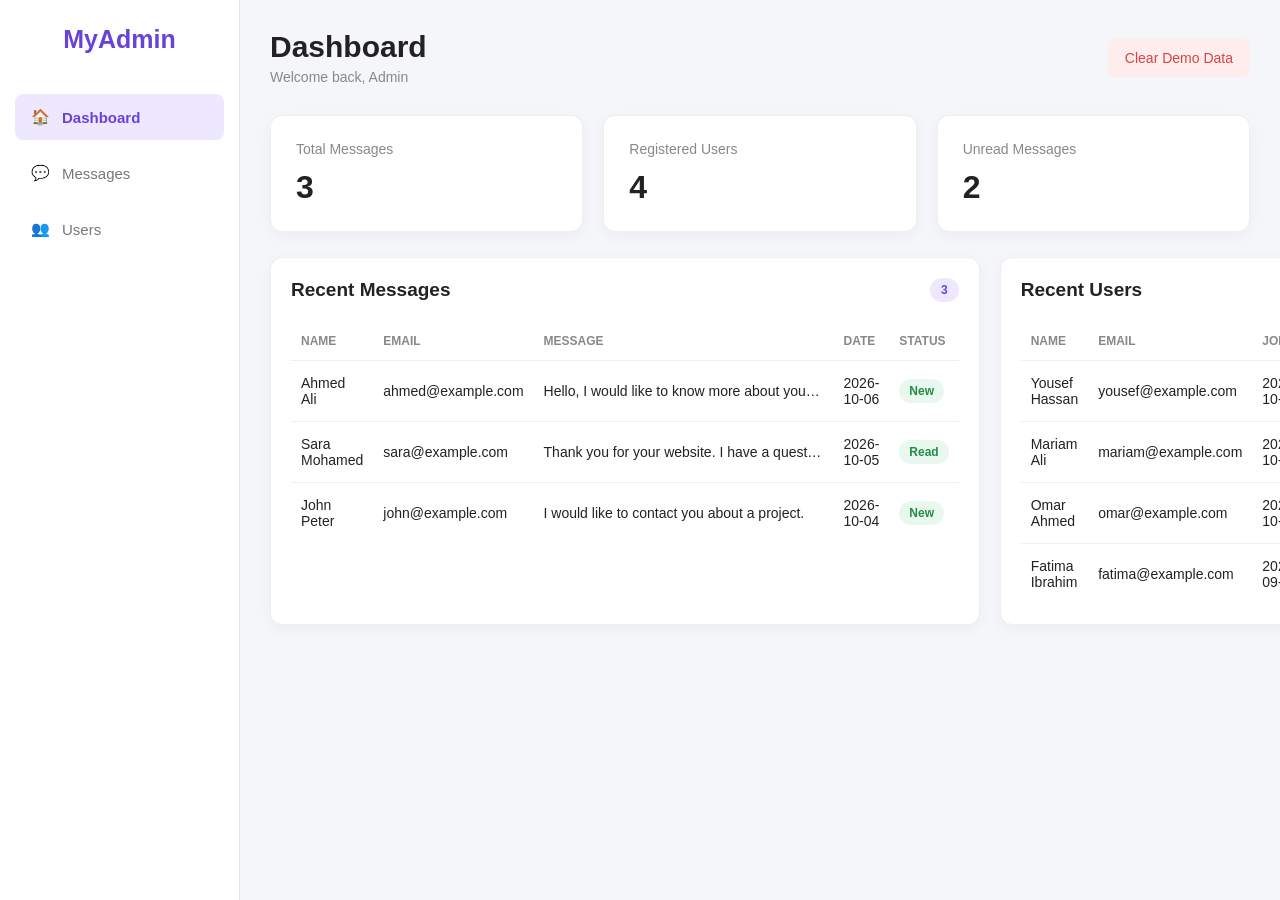
<file: profail/dashboard-project.html>
<!DOCTYPE html>
<html lang="en">

<head>
    <meta charset="UTF-8">

    <meta name="viewport"
          content="width=device-width, initial-scale=1.0">

    <title>Admin Dashboard</title>

    <!-- CSS -->
    <link rel="stylesheet" href="dashboard.css">
</head>

<body>

    <div class="dashboard">

        <!-- ================= SIDEBAR ================= -->

        <aside class="sidebar">

            <div class="logo">
                <h2>MyAdmin</h2>
            </div>

            <nav class="menu">

                <button
                    class="menu-btn active"
                    id="dashboardBtn">

                    🏠
                    <span>Dashboard</span>

                </button>


                <button
                    class="menu-btn"
                    id="messagesBtn">

                    💬
                    <span>Messages</span>

                </button>


                <button
                    class="menu-btn"
                    id="usersBtn">

                    👥
                    <span>Users</span>

                </button>

            </nav>

        </aside>


        <!-- ================= MAIN ================= -->

        <main class="main">

            <!-- TOP HEADER -->

            <header class="topbar">

                <div>

                    <h1 id="pageTitle">
                        Dashboard
                    </h1>

                    <p id="pageSubtitle">
                        Welcome back, Admin
                    </p>

                </div>


                <button
                    id="clearData"
                    class="clear-btn">

                    Clear Demo Data

                </button>

            </header>


            <!-- PAGE CONTENT -->

            <div id="pageContent">

                <!-- JavaScript will put content here -->

            </div>

        </main>

    </div>


    <!-- JAVASCRIPT -->

    <script src="dashboard.js"></script>

</body>

</html>
</file>
<file: profail/dashboard.css>
/* ==========================================
   RESET
========================================== */

* {
    margin: 0;
    padding: 0;
    box-sizing: border-box;
}


/* ==========================================
   BODY
========================================== */

body {
    font-family: Arial, Helvetica, sans-serif;

    background: #f5f6fa;

    color: #222;

    min-height: 100vh;
}


/* ==========================================
   DASHBOARD
========================================== */

.dashboard {
    display: flex;

    min-height: 100vh;
}


/* ==========================================
   SIDEBAR
========================================== */

.sidebar {
    width: 240px;

    min-height: 100vh;

    background: #ffffff;

    border-right: 1px solid #e5e5e5;

    padding: 25px 15px;
}


.logo {
    text-align: center;

    margin-bottom: 40px;
}


.logo h2 {
    color: #6842d9;

    font-size: 25px;
}


/* ==========================================
   MENU
========================================== */

.menu {
    display: flex;

    flex-direction: column;

    gap: 10px;
}


/* MENU BUTTON */

.menu-btn {
    width: 100%;

    border: none;

    background: transparent;

    color: #777;

    padding: 14px 16px;

    border-radius: 8px;

    font-size: 15px;

    text-align: left;

    cursor: pointer;

    display: flex;

    align-items: center;

    gap: 12px;

    transition: 0.3s;
}


/* HOVER */

.menu-btn:hover {
    background: #f0ebff;

    color: #6842d9;
}


/* ACTIVE */

.menu-btn.active {
    background: #eee8ff;

    color: #6842d9;

    font-weight: bold;
}


/* ==========================================
   MAIN
========================================== */

.main {
    flex: 1;

    padding: 30px;

    overflow-x: auto;
}


/* ==========================================
   TOPBAR
========================================== */

.topbar {
    display: flex;

    justify-content: space-between;

    align-items: center;

    margin-bottom: 30px;
}


.topbar h1 {
    font-size: 30px;

    margin-bottom: 5px;
}


.topbar p {
    color: #888;

    font-size: 14px;
}


/* ==========================================
   CLEAR BUTTON
========================================== */

.clear-btn {
    border: none;

    background: #ffecec;

    color: #d64545;

    padding: 11px 17px;

    border-radius: 7px;

    cursor: pointer;

    font-size: 14px;

    transition: 0.3s;
}


.clear-btn:hover {
    background: #ffdcdc;
}


/* ==========================================
   STATISTICS
========================================== */

.stats {
    display: grid;

    grid-template-columns:
        repeat(3, 1fr);

    gap: 20px;

    margin-bottom: 25px;
}


/* STAT CARD */

.stat-card {
    background: white;

    padding: 25px;

    border-radius: 12px;

    border: 1px solid #eeeeee;

    box-shadow:
        0 4px 15px rgba(0, 0, 0, 0.04);
}


.stat-card p {
    color: #888;

    font-size: 14px;

    margin-bottom: 12px;
}


.stat-card h2 {
    font-size: 32px;

    color: #222;
}


/* ==========================================
   CONTENT GRID
========================================== */

.content-grid {
    display: grid;

    grid-template-columns:
        1.5fr 1fr;

    gap: 20px;
}


/* ==========================================
   PANEL
========================================== */

.panel {
    background: white;

    border-radius: 12px;

    border: 1px solid #eeeeee;

    padding: 20px;

    box-shadow:
        0 4px 15px rgba(0, 0, 0, 0.04);
}


/* PANEL HEADER */

.panel-header {
    display: flex;

    justify-content: space-between;

    align-items: center;

    margin-bottom: 20px;
}


.panel-header h2 {
    font-size: 19px;
}


/* ==========================================
   BADGE
========================================== */

.badge {
    background: #eee8ff;

    color: #6842d9;

    padding: 5px 11px;

    border-radius: 20px;

    font-size: 12px;

    font-weight: bold;
}


/* ==========================================
   TABLE
========================================== */

.table-container {
    width: 100%;

    overflow-x: auto;
}


table {
    width: 100%;

    border-collapse: collapse;
}


th {
    text-align: left;

    padding: 12px 10px;

    border-bottom: 1px solid #eeeeee;

    color: #888;

    font-size: 12px;

    text-transform: uppercase;
}


td {
    padding: 14px 10px;

    border-bottom: 1px solid #eeeeee;

    font-size: 14px;
}


tr:last-child td {
    border-bottom: none;
}


/* ==========================================
   STATUS
========================================== */

.status {
    display: inline-block;

    padding: 5px 10px;

    border-radius: 20px;

    background: #e9f8ee;

    color: #258a47;

    font-size: 12px;

    font-weight: bold;
}


/* ==========================================
   EMPTY
========================================== */

.empty {
    text-align: center;

    padding: 40px 10px;

    color: #999;

    font-size: 14px;
}


/* ==========================================
   PAGE TITLE
========================================== */

.page-heading {
    margin-bottom: 25px;
}


.page-heading h2 {
    font-size: 22px;

    margin-bottom: 5px;
}


.page-heading p {
    color: #888;

    font-size: 14px;
}


/* ==========================================
   MESSAGE
========================================== */

.message-text {
    max-width: 300px;

    white-space: nowrap;

    overflow: hidden;

    text-overflow: ellipsis;
}


/* ==========================================
   RESPONSIVE
========================================== */

@media (max-width: 900px) {

    .stats {
        grid-template-columns: 1fr;
    }


    .content-grid {
        grid-template-columns: 1fr;
    }

}


/* ==========================================
   TABLET
========================================== */

@media (max-width: 700px) {

    .sidebar {
        width: 190px;
    }

    .main {
        padding: 20px;
    }

}


/* ==========================================
   MOBILE
========================================== */

@media (max-width: 550px) {

    .dashboard {
        flex-direction: column;
    }


    .sidebar {
        width: 100%;

        min-height: auto;

        padding: 15px;
    }


    .logo {
        margin-bottom: 15px;
    }


    .menu {
        flex-direction: row;
    }


    .menu-btn {
        justify-content: center;

        text-align: center;
    }


    .menu-btn span {
        display: none;
    }


    .main {
        padding: 15px;
    }


    .topbar {
        flex-direction: column;

        align-items: flex-start;

        gap: 15px;
    }


    .clear-btn {
        width: 100%;
    }

}
</file>
